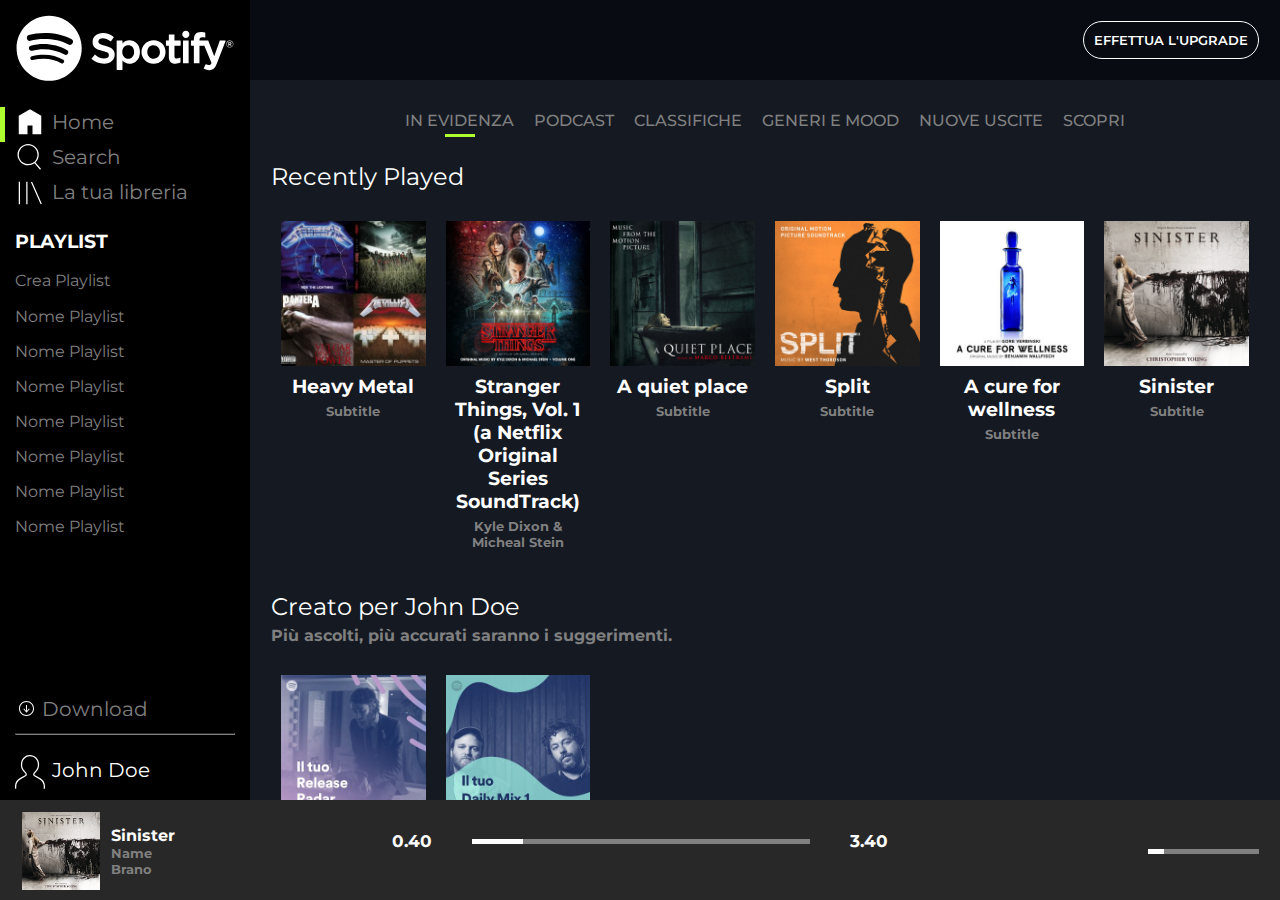
<file: index.html>
<!DOCTYPE html>
<html lang="en">
<head>
    <meta charset="UTF-8">
    <meta name="viewport" content="width=device-width, initial-scale=1.0">
    <title>Spotify</title>
    <link rel="icon" type="image/vnd.icon" href="./img/favicon.ico">
    <link rel="stylesheet" href="style.css">
    <link rel="preconnect" href="https://fonts.googleapis.com">
    <link rel="preconnect" href="https://fonts.gstatic.com" crossorigin>
    <link href="https://fonts.googleapis.com/css2?family=Montserrat:ital,wght@0,100..900;1,100..900&display=swap" rel="stylesheet">
    <link rel="stylesheet" href="https://cdnjs.cloudflare.com/ajax/libs/font-awesome/6.5.1/css/all.min.css" integrity="sha512-DTOQO9RWCH3ppGqcWaEA1BIZOC6xxalwEsw9c2QQeAIftl+Vegovlnee1c9QX4TctnWMn13TZye+giMm8e2LwA==" crossorigin="anonymous" referrerpolicy="no-referrer">
    <link rel="shortcut icon" href="favicon.ico" type="image/x-icon">
</head>
<body>
    <div class="separatore">
        <header>
            <div class="row">
                <img class="logo" src="./img/logo.svg" alt="">
                <img class="logo-small" src="./img/logo-small.svg" alt="logo-small">
            </div>
            <nav class="row">
                <ul class="ul-menu">
                    <li class="li-menu">
                        <div class="box-container">
                            <div class="box-image-header">
                                <div class="bordo-verticale"></div>
                                    <img class="image-menu" src="./img/home.svg" alt="home">
                            </i>
                            </div>
                            <a class="link link-header" href="#">Home</a>
                        </div>
                    </li>
                    <li class="li-menu">
                        <div class="box-container">
                            <div class="box-image-header">
                                <img class="image-menu" src="./img/search.svg" alt="search"></i>
                            </div>
                            <a class="link link-header" href="#">Search</a>
                        </div>
                    </li>
                    <li class="li-menu">
                        <div class="box-container">
                            <div class="box-image-header">
                                <img class="image-menu" src="./img/libreria.svg" alt="libreria"></i>
                            </div>
                            <a class="link link-header" href="#">La tua libreria</a>
                        </div>
                    </li>
                </ul>
            </nav>
            <div class="row">
                <div class="box-title-header">
                    <h3>PLAYLIST</h3>
                </div>
                <div class="box-ul">
                    <ul class="ul-header">
                        <li class="li-header "><i class="iconcina-big fa-solid fa-square-plus"></i> Crea Playlist </li>
                        <li class="li-header"> Nome Playlist</li>
                        <li class="li-header"> Nome Playlist</li>
                        <li class="li-header"> Nome Playlist</li>
                        <li class="li-header"> Nome Playlist</li>
                        <li class="li-header"> Nome Playlist</li>
                        <li class="li-header"> Nome Playlist</li>
                        <li class="li-header"> Nome Playlist</li>
                    </ul>
                </div>
                </div>
                <div class="row">
                    <div class="box-container">
                        <div class="box-image-header download">
                            <img src="./img/download.svg" alt="download"></i>
                        </div>
                        <a class="link link-header" href="#">Download</a>
                    </div>
                    <hr class="hr-header">
                    <div class="box-container">
                        <div class="box-image-header">
                            <img src="./img/profile.svg" alt="profile"></i>
                        </div>
                        <a class="link link-header profile" href="#">John Doe</a>
                    </div>
                </div> 
        </header> 
        <main>
            <section id="hero">
                <div class="container">
                    <div class="row">
                        <div class="col">
                            <button class="btn btn-black">EFFETTUA L'UPGRADE</button>
                        </div>
                    </div>
                </div>
            </section>
            <section id="nav">
                <div class="container">
                    <div class="row">
                        <ul class="ul-nav">
                            <li class="li-nav">IN EVIDENZA <div class="bordo-orizzonatale"></div></li>
                            <li class="li-nav">PODCAST</li>
                            <li class="li-nav"> CLASSIFICHE</li>
                            <li class="li-nav">GENERI E MOOD</li>
                            <li class="li-nav">NUOVE USCITE</li>
                            <li class="li-nav">SCOPRI</li>
                        </ul>
                    </div>
                </div>
            </section>
            <section id="recenti">
                <div class="container">
                    <div class="row">
                        <h2>Recently Played</h2>
                    </div>
                    <div class="row">
                        <div class="box-container">
                            <div class="box-image">
                                <img class="album" src="./img/metal_lifting.jpg" alt="">
                                <div class="box-image-hover">
                                    <i class=" fa-regular fa-circle-play"></i>
                                </div>
                            </div>
                            <div class="box-text">    
                                <h3 class="title">Heavy Metal</h3>
                            </div>   
                            <div class="box-text">  
                                <h5 class="sub-title">Subtitle</h5>
                            </div>
                        </div>
                        <div class="box-container">
                            <div class="box-image">
                                <img class="album" src="./img/stranger.jpeg" alt="">
                                <div class="box-image-hover">
                                    <i class=" fa-regular fa-circle-play"></i>
                                </div>
                            </div>
                            <div class="box-text">    
                                <h3 class="title">Stranger Things, Vol. 1 <div></div>(a Netflix Original Series <div></div> SoundTrack)</h3>
                            </div>   
                            <div class="box-text">  
                                <h5 class="sub-title">Kyle Dixon & Micheal Stein</h5>
                            </div>
                        </div>
        
                        <div class="box-container">
                            <div class="box-image">
                                <img class="album" src="./img/aquietplace.jpeg" alt="">
                                <div class="box-image-hover">
                                    <i class=" fa-regular fa-circle-play"></i>
                                </div>
                            </div>
                            <div class="box-text">    
                                <h3 class="title">A quiet place</h3>
                            </div>   
                            <div class="box-text">  
                                <h5 class="sub-title">Subtitle</h5>
                            </div>
                        </div>
        
                        <div class="box-container">
                            <div class="box-image">
                                <img class="album" src="./img/split.jpeg" alt="">
                                <div class="box-image-hover">
                                    <i class=" fa-regular fa-circle-play"></i>
                                </div>
                            </div>
                            <div class="box-text">    
                                <h3 class="title">Split</h3>
                            </div>   
                            <div class="box-text">  
                                <h5 class="sub-title">Subtitle</h5>
                            </div>
                        </div>
        
                        <div class="box-container">
                            <div class="box-image">
                                <img class="album" src="./img/cure.jpeg" alt="">
                                <div class="box-image-hover">
                                    <i class=" fa-regular fa-circle-play"></i>
                                </div>
                            </div>
                            <div class="box-text">    
                                <h3 class="title">A cure for wellness</h3>
                            </div>   
                            <div class="box-text">  
                                <h5 class="sub-title">Subtitle</h5>
                            </div>
                        </div>
        
                        <div class="box-container">
                            <div class="box-image">
                                <img class="album" src="./img/sinister.jpeg" alt="">
                                <div class="box-image-hover">
                                    <i class=" fa-regular fa-circle-play"></i>
                                </div>
                            </div>
                            <div class="box-text">    
                                <h3 class="title">Sinister</h3>
                            </div>   
                            <div class="box-text">  
                                <h5 class="sub-title">Subtitle</h5>
                            </div>
                        </div>
                    </div>
                </div>
            </section>
            <section id="for-user">
                <div class="container">
                    <div class="row">
                        <div class="box-title">
                            <h2 class="title">Creato per John Doe</h2>
                        </div>
                        <div class="box-sub-title">
                            <h4 class="sub-title">Più ascolti, più accurati saranno i suggerimenti.</h4>
                        </div>
                    </div>
                    <div class="row">
                        <div class="box-container">
                            <div class="box-image">
                                <img class="album" src="./img/radar.jpeg" alt="">
                                <div class="box-image-hover">
                                    <i class=" fa-regular fa-circle-play"></i>
                                </div>
                            </div>
                            <div class="box-text">    
                                <h3 class="title">Heavy Metal</h3>
                            </div>   
                        </div>
                        <div class="box-container">
                            <div class="box-image">
                                <img class="album" src="./img/mixdaily.jpeg" alt="">
                                <div class="box-image-hover">
                                    <i class=" fa-regular fa-circle-play"></i>
                                </div>
                            </div>
                            <div class="box-text">    
                                <h3 class="title">Daily Mix 1</h3>
                            </div>   
                        </div>
            </section>
            <section id="popular">
                <div class="container">
                    <div class="row">
                        <div class="box-title">
                            <h2 class="title">Artisti più popolari</h2>
                        </div>
                        <div class="box-sub-title">
                            <h4 class="sub-title">Più ascolti, più accurati saranno i suggerimenti.</h4>
                        </div>
                    </div>
                    <div class="row">
                        <div class="box-container">
                            <div class="box-image">
                                <img class="album circle" src="./img/youg.jpeg" alt="">
                                <div class="box-image-hover">
                                    <i class=" fa-regular fa-circle-play"></i>
                                </div>
                            </div>
                            <div class="box-text">    
                                <h3 class="title">Heavy Metal</h3>
                            </div>   
                        </div>
                        <div class="box-container">
                            <div class="box-image">
                                <img class="album circle" src="./img/einaudi.jpeg" alt="">
                                <div class="box-image-hover">
                                    <i class=" fa-regular fa-circle-play"></i>
                                </div>
                            </div>
                            <div class="box-text">    
                                <h3 class="title">Daily Mix 1</h3>
                            </div>   
                        </div>
            </section>
        </main>
    </div>
    <footer>
        <div class="container">
            <div class="row">
                <div class="col">
                    <div class="box-container-footer">
                        <div class="box-image-play">
                            <img class="play" src="./img/sinister.jpeg" alt="">
                        </div>
                        <div class="box-c">
                            <div class="box-text">    
                                <h4 class="title">Sinister</h4>
                            </div>   
                            <div class="box-text">  
                                <h5 class="sub-title">Name Brano</h5>
                            </div>
                        </div>
                        <div class="c-icon">
                            <div class="box-icon">
                                <i class="icon fa-solid fa-heart"></i>
                            </div>
                            <div class="box-icon">
                                <i class="icon fa-solid fa-folder"></i>
                            </div>
                        </div>
                    </div>
                </div>
                <div class="col">
                    <div class="box-top">
                        <div class="box-icon"> 
                            <i class="icon fa-solid fa-shuffle"></i>
                        </div>
                        <div class="box-icon"> 
                            <i class="icon fa-solid fa-backward"></i>
                        </div>
                        <div class="box-icon"> 
                            <i class="icon fa-regular fa-circle-play"></i>
                        </div>
                        <div class="box-icon"> 
                            <i class="icon fa-solid fa-forward-step"></i>
                        </div>
                        <div class="box-icon"> 
                            <i class="icon fa-solid fa-arrow-rotate-right"></i>
                        </div>
                    </div>
                    <div class="box-bottom">
                        <div class="box-text">
                            <h5>0.40</h5>
                        </div>
                        <div class="bar-song">
                            <div class="bar-riempimento">
                                <div class="pallino"></div>
                            </div>
                        </div>
                        <div class="box-text">
                            <h5>3.40</h5>
                        </div>
                    </div>
                </div>
                <div class="col">
                    <div class="box"> 
                        <i class="icon fa-solid fa-chart-bar"></i>
                    </div>
                    <div class="box"> 
                        <i class="icon fa-solid fa-display"></i>
                    </div>
                    <div class="box"> 
                        <i class="icon fa-solid fa-volume-high"></i>
                    </div>
                    <div class="bar-volume">
                        <div class="bar-riempimento">
                            <div class="pallino"></div>
                        </div>
                    </div>
                </div>
            </div>
        </div>
    </footer>
</body>
</html>
</file>
<file: style.css>
* {
    padding: 0;
    margin: 0;
    box-sizing: border-box;
    font-family: "Montserrat", sans-serif;
}
/* INIZIO ELEMENTI */
.separatore{
    height: calc(100vh - 100px);
    display: flex;
}
.container {
    border: 1px solid transparent;
    padding-left: 20px;
    padding-right: 20px;
}
.c-icon{
    display: flex;
    gap: 10px;
    color: grey;
    cursor: pointer;
}
.btn{
    border: 1px solid transparent;
    cursor: pointer;
}
ul, li{
    cursor: pointer;
    list-style-type: none;
}
.link{
    cursor: pointer;
    text-decoration: none;
}
.album, .logo{
    width: 100%;
    cursor: pointer;
}

 /* FINE ELEMENTI */

/* INIZIO HEADER */
header{
    width: 250px;
    display: flex;
    flex-direction: column;
    flex-shrink: 0;
    overflow: hidden;
    background-color: #000000;
    padding: 15px;
}

header .row:nth-child(2){
    margin-top: 20px;
    display: flex;
    flex-direction: column;
}
header .box-container{
    display: flex;
    align-items: center;
}
.box-image-header{
    width: 30px;
    height: 30px;
    margin-right: 7px;
    position: relative;;
}
.ul-menu, .li-menu, .ul-header, .li-header{
    line-height: 35px;
    color: grey; 
}
.ul-header{
    overflow-y: auto;
}

.link-header{
   color: grey;
   font-size: 20px;
}
.bordo-verticale{
    width: 5px;
    height: 35px;
    background-color: #adff2f;
    position: absolute;
    left: -15px;
}

header .row:nth-child(3){
    margin-top: 20px;
}
.iconcina-big {
    font-size: 30px;
    vertical-align: middle;
}
header .box-title-header{
    color: white;
    margin-bottom: 10px;
}
header .row:nth-last-child(1){
    margin-top: auto;
}
header .row:nth-last-child(1) .box-container:nth-child(1){
    margin-top: 30px;
}
.hr-header {
    margin-top: 12px;
    margin-bottom: 20px;
    border-color: grey;
}
.download{
    height: 20px;
    width: 20px;
}
.profile{
    color: white;
}

/* FINE HEADER */ 

main{
    width: calc(100vw - 250px);
    flex-shrink: 1;
    background-color: #141922;
    overflow-y: auto;
}

/* INIZIO HERO */
#hero{
    background-color: #080b12;
    display: flex;
    justify-content: flex-end;
    padding-top: 20px;
    padding-bottom: 20px;
}

.btn-black{
    border-radius: 20px;
    border-color: white;
    background-color: #080b12;
    color: white;
    font-weight: 600;
    padding: 10px;
}
/* FINE HERO */

/* INIZIO NAV */
#nav{
    margin-top: 30px;
}
.ul-nav, .li-nav{
    display: flex;
    justify-content: center;
    color: grey;
    font-weight: 500;
    gap: 20px;
    position: relative;
}
.bordo-orizzonatale{
    width: 30px;
    height: 3px;
    background-color: #adff2f;;
    position: absolute;
    bottom: -7px;
}

/* FINE NAV */

/* INIZIO RECENTI */
#recenti{
    margin-top: 30px;
}
#recenti h2{
    color: white;
    font-weight: 400;
}
#recenti .row:nth-child(2){
    display: flex;
    justify-content: flex-start;
    flex-wrap: wrap;
    margin-top: 20px;
}

#recenti .box-container{
    width: calc(100% / 6);
    text-align: center;
    padding: 10px;
}
#recenti .box-text{
    margin-top: 5px;
}
.title{
    color: white;
}
.sub-title{
    color: grey;
}
/* FINE RECENTI */

/* INIZIO FOR-USER */
#for-user{
    margin-top: 30px;
}
#for-user h2{
    color: white;
    font-weight: 400;
}
#for-user .row:nth-child(2){
    display: flex;
    justify-content: flex-start;
    flex-wrap: wrap;
    margin-top: 20px;
}
#for-user .box-container{
    width: calc(100% / 6);
    text-align: center;
    padding: 10px;
}
#for-user .box-sub-title{
    margin-top: 5px;
}
#for-user .box-text{
    margin-top: 5px;
}
/* FINE FOR-USER */

/* INIZIO FOR-USER */
#popular {
    margin-top: 30px;
}
#popular  h2{
    color: white;
    font-weight: 400;
}
#popular  .row:nth-child(2){
    display: flex;
    justify-content: flex-start;
    flex-wrap: wrap;
    margin-top: 20px;
}
#popular .box-container{
    width: calc(100% / 6);
    text-align: center;
    padding: 10px;
    margin-bottom: 10px;
}
#popular  .box-sub-title{
    margin-top: 5px;
}
#popular .box-text{
    margin-top: 5px;
}
.circle{
    border-radius: 50%;
}
/* FINE FOR-USER */

/* INIZIO FOOTER */
footer{
    height: 100px;
    background-color: #282828;
    padding-top: 10px;
    padding-bottom: 10px;
}
footer .row {
    display: flex;
    justify-content: space-between;
}
footer .col:nth-child(1), .box-container-footer{
   display: flex;
   width: 30%;
   justify-content: flex-start;
   align-items: center;
   gap: 10px;
}

.box-image-play{
    border: 1px solid transparent;
    width: 80px;
    height: 80px;
    display: flex;
    justify-content: flex-start;
}

footer .col:nth-child(2) {
    display: block;
    width: 40%;
}

footer .box-top, .box-bottom {
    display: flex;
    justify-content: center;
    align-items: center;
    gap: 40px;
    font-size: 20px;
    color: white;
    margin-top: 10px;
}

.bar-song{
    width: 100%;
    height: 5px;
    background: grey;
    cursor: pointer;
}
.bar-riempimento{
    width: 15%;
    height: 100%;
    background: white;
    cursor: pointer;
    position: relative;
}
.pallino{
    border: 1px solid white;
    border-radius: 100%;
    background-color: white;
    width: 15px;
    height: 15px;
    display: none;
    position: absolute;
    top: 50%;
    left: 100%;
    transform: translate(-50%, -50%);
}
footer .col:nth-last-child(1) {
    display: flex;
    width: 30%;
    justify-content: flex-end;
    align-items: center;
    gap: 20px;
    font-size: 20px;
    color: white;
}

.bar-volume{
    width: 30%;
    height: 5px;
    background: grey;
    cursor: pointer;
}

/* FINE FOOTER */


/* INIZIO HOOVER */
.ul-menu:hover .li-menu:hover .link-header {
    border: 1px solid transparent;
    font-size: 22px;
    padding-left: 5px;
    color: white;
}
.ul-header:hover .li-header:hover {
    border: 1px solid transparent;
    font-size: 20px;
    padding-left: 5px;
    color: white;
}
.ul-nav:hover .li-nav:hover {
    color: white;
    font-size: 20px;
}
.link:hover{
    color: white;
}
.btn-black:hover{
    font-size: 20px;
    padding: 15px;
}
 .icon:hover{
    font-size: 25px;
    color: white;
} 
/* INIZIO IMMAGINI HOOVER */
.logo-small{
    display: none;
}
.box-image {
    position: relative;
    opacity: 1;
}
.box-image-hover{
    display: none;
    position: absolute;
    top: 50%;
    left: 50%;
    transform: translate(-50%, -50%);
    color:  white;
    font-size: 125px;
    opacity: 1;
    transition: 0.4s;
}

.box-image:hover .box-image-hover{
    display: block;
}

.box-image:hover {
    opacity: 0.4;
}

.bar-riempimento:hover .pallino{
    display: block;
}
/* FINE IMMAGINI HOOVER */
/* FINE HOOVER */



/* INIZIO MEDIAQUEARY */
@media screen and (max-width: 1100px) {
   main, heaeder{
    width: 100%;
   }
   .ul-nav, .li-nav{
    flex-wrap: wrap;
    }
    header .row:nth-last-child(1) .box-container:nth-child(1){
        margin-top: 15px;
    }
    .hr-header {
        margin-bottom: 10px;
    }
     #recenti .box-container{
        width: calc(100% / 4);
    }
    #for-user .box-container{
        width: calc(100% / 4);
    }
    #popular .box-container{
        width: calc(100% / 4);
    }
}
@media screen and (max-width: 700px) {
    main, heaeder {
        width: 100%;
    }
    header .row:nth-last-child(1) .box-container:nth-child(1){
        margin-top: 15px;
    }
    .hr-header {
        margin-bottom: 10px;
    }
       .ul-nav, .li-nav{
        flex-wrap: wrap;
        }
        #recenti .box-container{
            width: calc(100% / 2);
        }
        #for-user .box-container{
            width: calc(100% / 2);
        }
        #popular .box-container{
            width: calc(100% / 2);
        }
        .c-icon{
            display: block;
        }
        footer .row {
            gap: 40px;
         }
         footer .box-top, .box-bottom {
            gap: 30px;
        }
        footer .col:nth-last-child(1) {
            gap: 10px;
        }
}
@media screen and (max-width: 600px) {
        main {
        width: 100%;
       }
       header{
        width: auto;
        align-items: center;
       }
       .logo{
        display: none;
       }
       .logo-small{
        display: block;
        width: 40px;
       }
       .image-menu{
        padding-bottom: 10px;
        }
       .link, .link-header, .ul-header, .li-header, .box-title-header, .hr-header{
        display: none;
       }
       .box-image-header{
        display: block;
        margin-top: 10px;
       }
       .download{
        margin-bottom: 20px;
        height: 30px;
        width: 30px;
        margin-left: -3px;
        }
      
       .ul-nav, .li-nav{
        flex-wrap: wrap;
        }
        #recenti .box-container{
            width: calc(100% / 2);
        }
        #for-user .box-container{
            width: calc(100% / 2);
        }
        #popular .box-container{
            width: calc(100% / 2);
        }
        footer .col:nth-child(1), .box-container-footer{
            gap: 5px;
         }
        .box-image-play{
            width: 50px;
            height: 50px;
        }
        .c-icon{
            display: block;
        }
        footer .box-top, .box-bottom {
            gap: 30px;
        }
        footer .col:nth-last-child(1) {
            gap: 10px;
        }
      
}

/* FINE MEDIAQUEARY */
</file>
